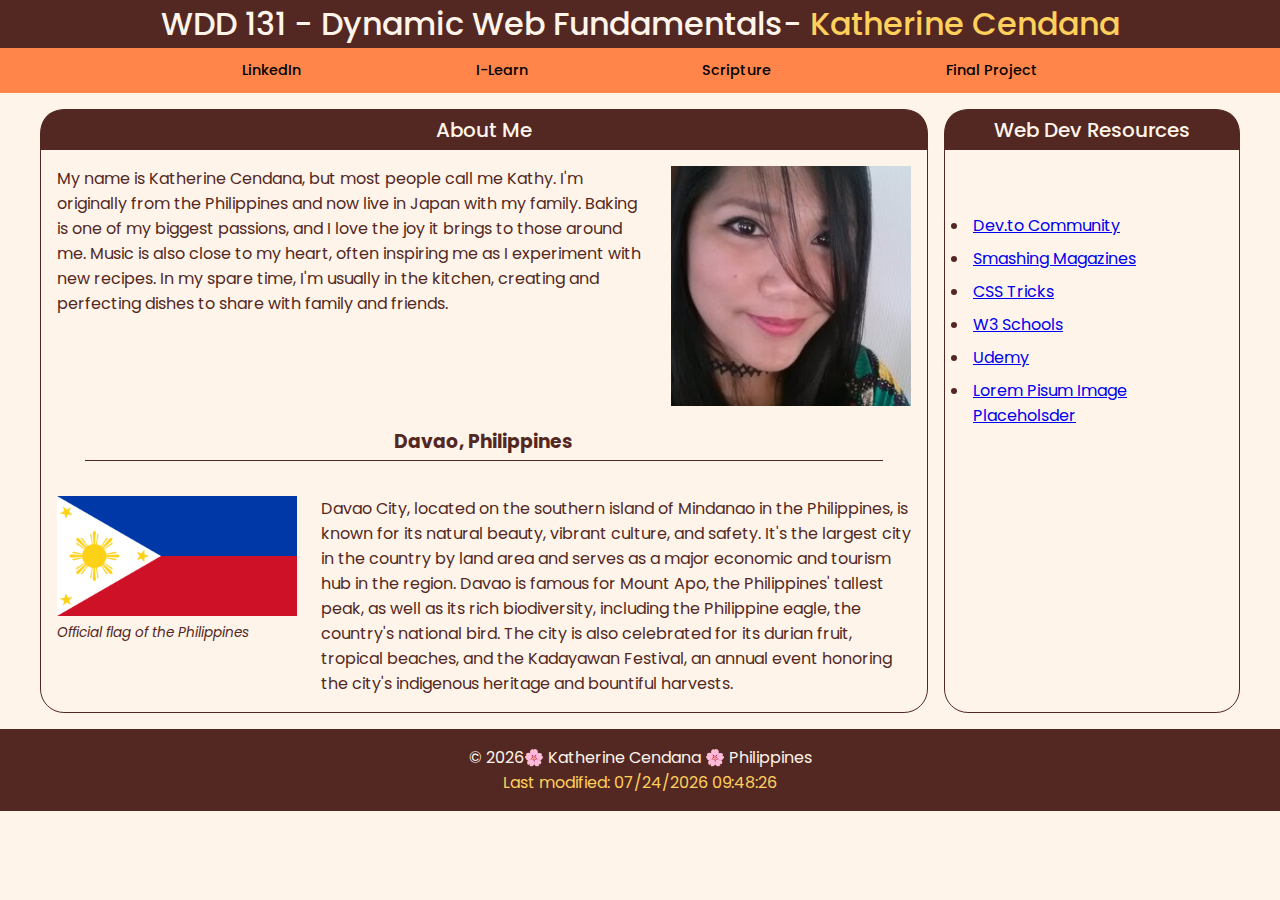
<file: index.html>
<!DOCTYPE html>
<html lang="en">
<head>
    <meta charset="UTF-8">
    <meta name="viewport" content="width=device-width, initial-scale=1.0">
    <meta name="author" content="Katherine Cendana" />
    <meta name="description" content="Explore WDD 131 - Dynamic Web Fundamentals with Katherine Cendana, covering essential skills in HTML, CSS, JavaScript, and responsive design for creating dynamic, user-friendly websites. Learn about key web development concepts, best practices, and tools for building visually engaging and functional web pages">
    <title>WDD 131 - Dynamic Web Fundamentals - Katherine Cendana</title>
    <link rel="preconnect" href="https://fonts.googleapis.com">
    <link rel="preconnect" href="https://fonts.gstatic.com" crossorigin>
    <link href="https://fonts.googleapis.com/css2?family=Poppins:ital,wght@0,100;0,200;0,300;0,400;0,500;0,600;0,700;0,800;0,900;1,100;1,200;1,300;1,400;1,500;1,600;1,700;1,800;1,900&display=swap" rel="stylesheet">
    <link rel="stylesheet" href="styles/base.css">      
    <script  defer src="scripts/getdates.js"></script>
</head>
<body>
    <header><h1>WDD 131 - Dynamic Web Fundamentals- <span class="name">Katherine Cendana</span></h1>
        <nav>
            <ul class="navi">
                <li><a href="#">LinkedIn</a></li>
                <li><a href="https://byui.instructure.com/.">I-Learn</a></li>
                <li><a href="https://www.churchofjesuschrist.org/study/scriptures/bofm/3-ne/13?lang=eng&id=p28#p38">Scripture</a></li>
                <li><a href="#">Final Project</a></li>
            </ul>
        </nav>
    </header>
    <main>
        <section class="card"><h2>About Me</h2>
            <div class="aboutMeInfo">
                <p>My name is Katherine Cendana, but most people call me Kathy. I'm originally from the Philippines and now live in Japan with my family. Baking is one of my biggest passions, and I love the joy it brings to those around me. Music is also close to my heart, often inspiring me as I experiment with new recipes. In my spare time, I'm usually in the kitchen, creating and perfecting dishes to share with family and friends.
                </p>
                <img src="images/rsz_kcpic.jpg" alt="profile photo">
            </div>
            <div class="country">
                <h3>Davao, Philippines</h3>
                <div class="flag">
                    <figure>
                    <img src="images/Flag_of_the_Philippines.webp" alt="Flag of the Philippines">
                    <figcaption>Official flag of the Philippines</figcaption>
                    </figure>
                    <p>Davao City, located on the southern island of Mindanao in the Philippines, is known for its natural beauty, vibrant culture, and safety. It's the largest city in the country by land area and serves as a major economic and tourism hub in the region. Davao is famous for Mount Apo, the Philippines' tallest peak, as well as its rich biodiversity, including the Philippine eagle, the country's national bird. The city is also celebrated for its durian fruit, tropical beaches, and the Kadayawan Festival, an annual event honoring the city's indigenous heritage and bountiful harvests.
                    </p>
                </div>
            </div>
        </section>
        <section class="card"><h2>Web Dev Resources</h2>
            <ul>
                <li><a href="#">Dev.to Community</a></li>
                <li><a href="#">Smashing Magazines</a></li>
                <li><a href="#">CSS Tricks</a></li>
                <li><a href="#">W3 Schools</a></li>
                <li><a href="#">Udemy</a></li>
                <li><a href="#">Lorem Pisum Image Placeholsder</a></li>
            </ul>
        </section>
    </main>
    <footer>
        <p>&copy; <span id="year"></span>🌸 Katherine Cendana 🌸 Philippines</p>
        <p class="lastModif">Last modified: <span id="lastModif"></span></p>
    </footer>
</body>
</html>
</file>
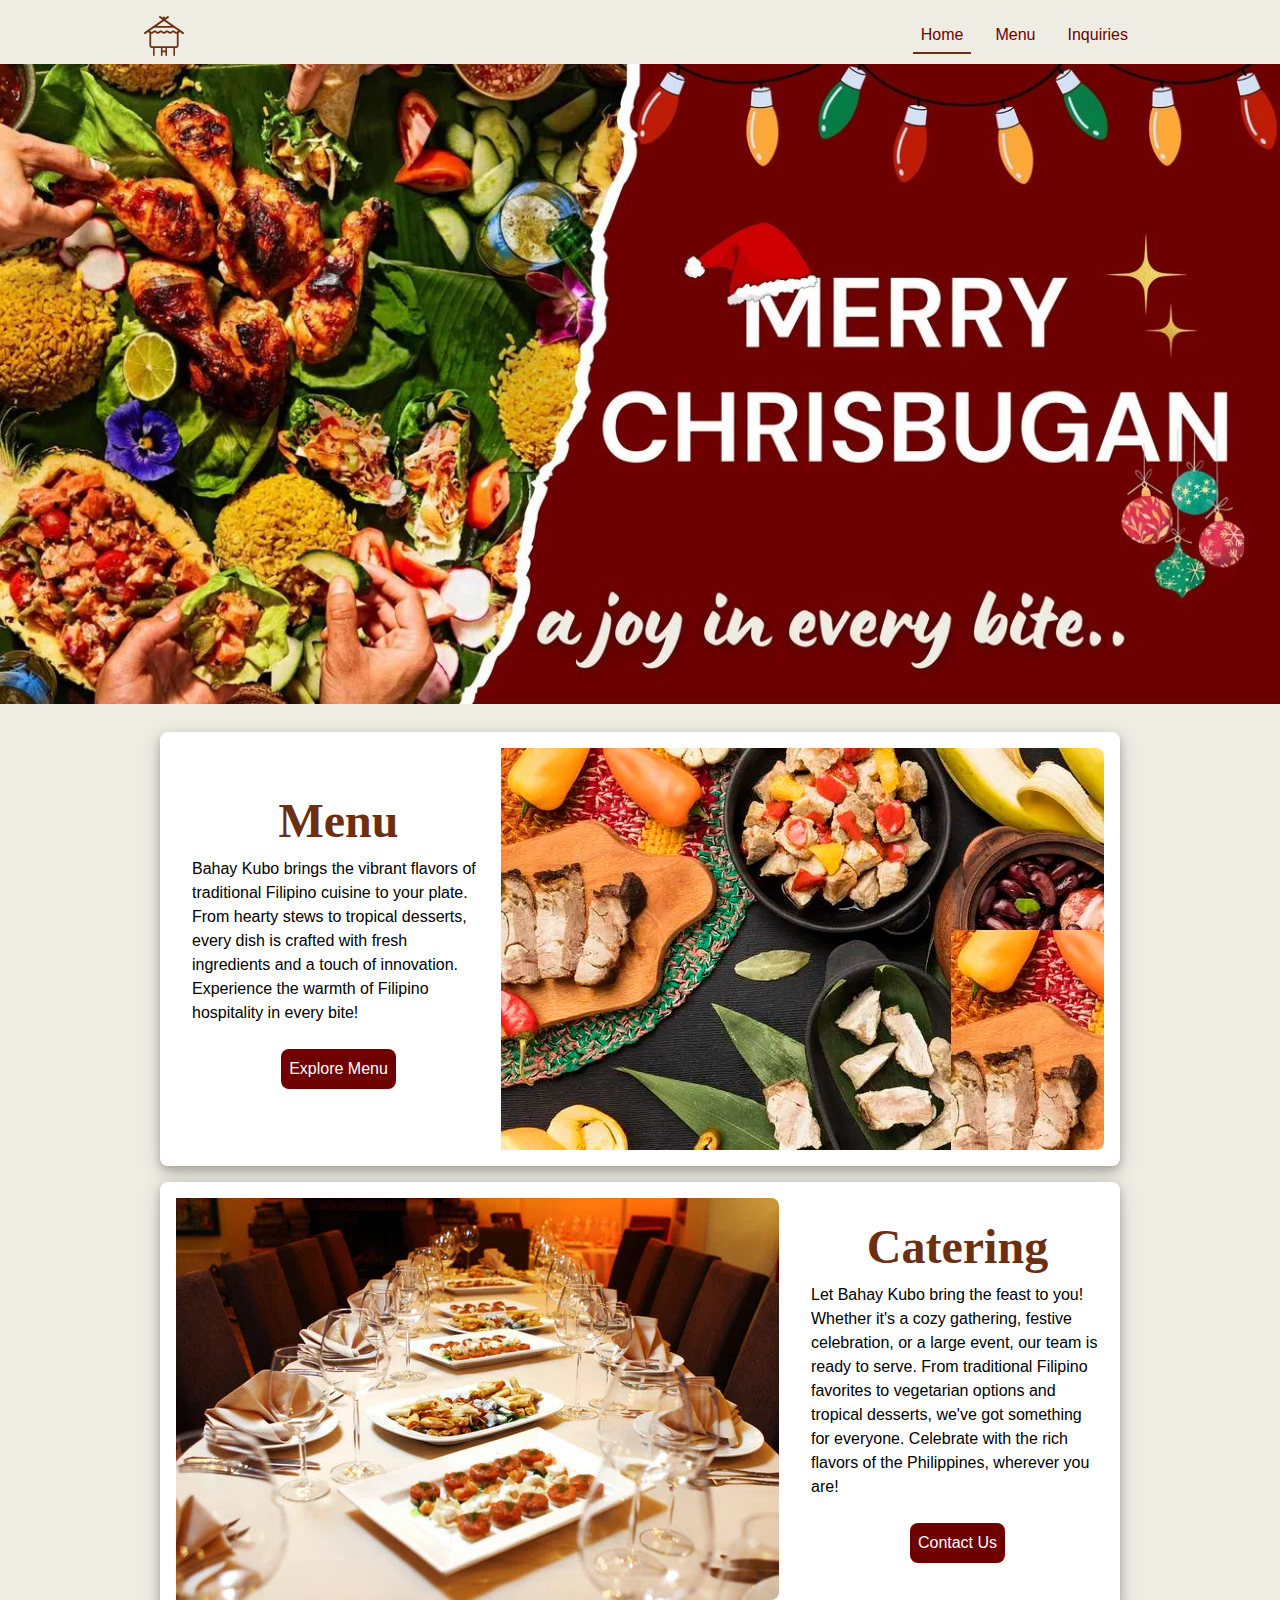
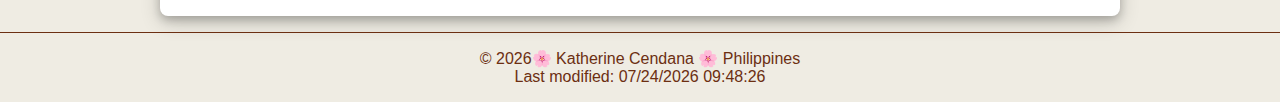
<file: project/index.html>
<!-- Home page -->

<!DOCTYPE html>
<html lang="en">
<head>
    <meta charset="UTF-8">
    <meta name="viewport" content="width=device-width, initial-scale=1.0">
    <meta name="author" content="Katherine Cendana">
    <meta name="description" content="Welcome to our website! Discover a wide range of delicious dishes, exciting offers, and more. Start your journey with us and explore what we have to offer!">
    <title>Bahay Kubo Catering Service</title>
    <link rel="preconnect" href="https://fonts.googleapis.com">
    <link rel="preconnect" href="https://fonts.gstatic.com" crossorigin>
    <link href="https://fonts.googleapis.com/css2?family=Poppins:ital,wght@0,100;0,200;0,300;0,400;0,500;0,600;0,700;0,800;0,900;1,100;1,200;1,300;1,400;1,500;1,600;1,700;1,800;1,900&display=swap" rel="stylesheet">
    <link rel="stylesheet" href="styles/base.css">
    <link rel="stylesheet" href="styles/large.css">    
    <script  defer src="scripts/index.js"></script>
</head>
<body>
    <header>
        <nav>
            <img src="images/bahay_kuboLogo.svg" alt="" class="logo">
            <a href="#"  class="nav-button" id="nav-button">
                <span class="ham"></span>
                <span class="ham"></span>
                <span class="ham"></span>   
            </a>
            <ul class="navi">
                <li class="navMenu"><a id="home" class="active" href="index.html">Home</a></li>
                <li class="navMenu"><a id="old" href="menu.html">Menu</a></li>
                <li class="navMenu"><a id="large" href="inquiry.html">Inquiries</a></li>
            </ul>
        </nav>
    </header>
    <main>
        <div class="hero">
            <picture>
                <source media="(min-width:650px)" srcset="images/hero_large.webp">
                <source media="(min-width:465px)" srcset="images/hero_small.webp">
                <img src="images/hero_large.webp" alt="hero image">
          </picture>
        </div>
        <section class="bk-section">
            <img src="images/menu.webp" alt="bahay-kubo menu" loading="lazy">
            <div class="info">
                <h1 class="section-title"> Menu</h1>
                <p>
                    Bahay Kubo brings the vibrant flavors of traditional Filipino cuisine to your plate. From hearty stews to tropical desserts, every dish is crafted with fresh ingredients and a touch of innovation. Experience the warmth of Filipino hospitality in every bite!
                </p>
                <a href="menu.html" class="button">
                    Explore Menu
                </a>
            </div>
        </section>
        <section class="bk-section">
            <img src="images/catering.webp" alt="bahay-kubo catering" loading="lazy">
            <div class="info">
                <h2 class="section-title">Catering</h2>
                <p>
                    Let Bahay Kubo bring the feast to you! Whether it's a cozy gathering, festive celebration, or a large event, our team is ready to serve. From traditional Filipino favorites to vegetarian options and tropical desserts, we've got something for everyone. Celebrate with the rich flavors of the Philippines, wherever you are!
                </p>
                <a href="inquiry.html" class="button">
                    Contact Us
                </a>
            </div>
        </section>
    </main>
    <footer>
        <p>&copy; <span id="year"></span>🌸 Katherine Cendana 🌸 Philippines</p>
        <p class="lastModif">Last modified: <span id="lastModif"></span></p>
    </footer>
</body>
</html>
</file>
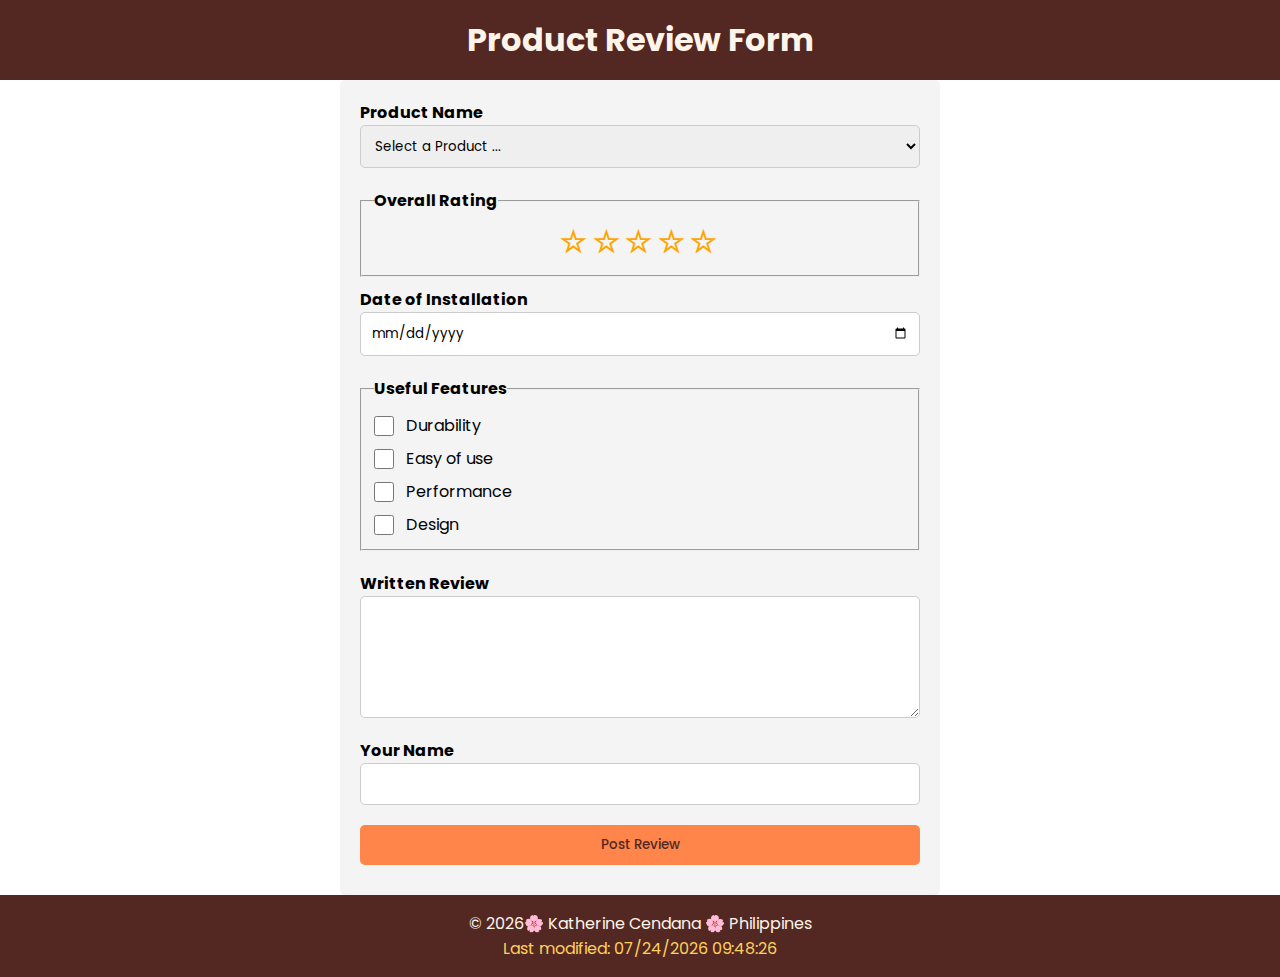
<file: form.html>
<!DOCTYPE html>
<html lang="en">
<head>
    <meta charset="UTF-8">
    <meta name="viewport" content="width=device-width, initial-scale=1.0">
    <meta name="author" content="Katherine Cendana" />
    <meta name="description" content="Explore the Product Review with Katherine Cendana, covering essential skills in HTML, CSS, JavaScript, and responsive design for creating dynamic, user-friendly websites. Learn about key web development concepts, best practices, and tools for building visually engaging and functional web pages">
    <title>WDD 131 - Product Review</title>
    <link rel="preconnect" href="https://fonts.googleapis.com">
    <link rel="preconnect" href="https://fonts.gstatic.com" crossorigin>
    <link href="https://fonts.googleapis.com/css2?family=Poppins:wght@400;500;700&display=swap" rel="stylesheet">
    <link rel="stylesheet" href="styles/form.css">  
    <script  defer src="scripts/form.js"></script>
</head>
<body>
    <header>
        <h1>Product Review Form</h1>
    </header>
    <main>
        <form action="review.html" method="get">
            <!-- Product Name -->
             <div class="container">
                <label for="product-name">Product Name</label>
                <select id="product-name" name="product-name" required>
                    <option value="" disabled selected>Select a Product ...</option>
                    <!-- Options populated dynamically -->
                </select>
             </div>

            <!-- Overall Rating -->
            <fieldset>
                <legend>Overall Rating</legend>
                <div class="star-rating">
                    <input type="radio" name="stars" id="star-a" value="5"/>
                    <label for="star-a"></label>
              
                    <input type="radio" name="stars" id="star-b" value="4"/>
                    <label for="star-b"></label>
                
                    <input type="radio" name="stars" id="star-c" value="3"/>
                    <label for="star-c"></label>
                
                    <input type="radio" name="stars" id="star-d" value="2"/>
                    <label for="star-d"></label>
                
                    <input type="radio" name="stars" id="star-e" value="1"/>
                    <label for="star-e"></label>
              </div>              
            </fieldset>

            <!-- Date of Installation -->
            <div class="container">
                <label for="installation-date">Date of Installation</label>
                <input type="date" id="installation-date" name="installation-date" required>
            </div>
            <!-- Useful Features -->
            <fieldset class="feature">
                <legend>Useful Features</legend>
                <div class="checkbox-container">
                    <input type="checkbox" id="feature-1" name="features" value="Durability">
                    <label class="feature-checkbox" for="feature-1">Durability</label>
                </div>
                <div class="checkbox-container">
                    <input type="checkbox" id="feature-2" name="features" value="Easy of use">
                    <label class="feature-checkbox" for="feature-2">Easy of use</label> 
                </div>
                <div class="checkbox-container">
                    <input type="checkbox" id="feature-3" name="features" value="Performance">
                    <label class="feature-checkbox" for="feature-3">Performance</label>
                </div>
                <div class="checkbox-container">
                    <input type="checkbox" id="feature-4" name="features" value="Design">
                    <label class="feature-checkbox" for="feature-4">Design</label>
                </div>
            </fieldset>

            <!-- Written Review -->
             <div class="container"></div>
             <div class="container">
                <label for="written-review">Written Review</label>
                <textarea id="written-review" name="written-review" rows="5"></textarea>   
             </div>
            
             <div class="container">
                 <!-- User Name -->
                <label for="user-name">Your Name</label>
                <input type="text" id="user-name" name="user-name">
             </div>
           
            <!-- Submit Button -->
            <input type="submit" value="Post Review">
        </form>
    </main>
    <footer>
        <p>&copy; <span id="year"></span>🌸 Katherine Cendana 🌸 Philippines</p>
        <p class="lastModif">Last modified: <span id="lastModif"></span></p>
    </footer>
</body>
</html>
</file>
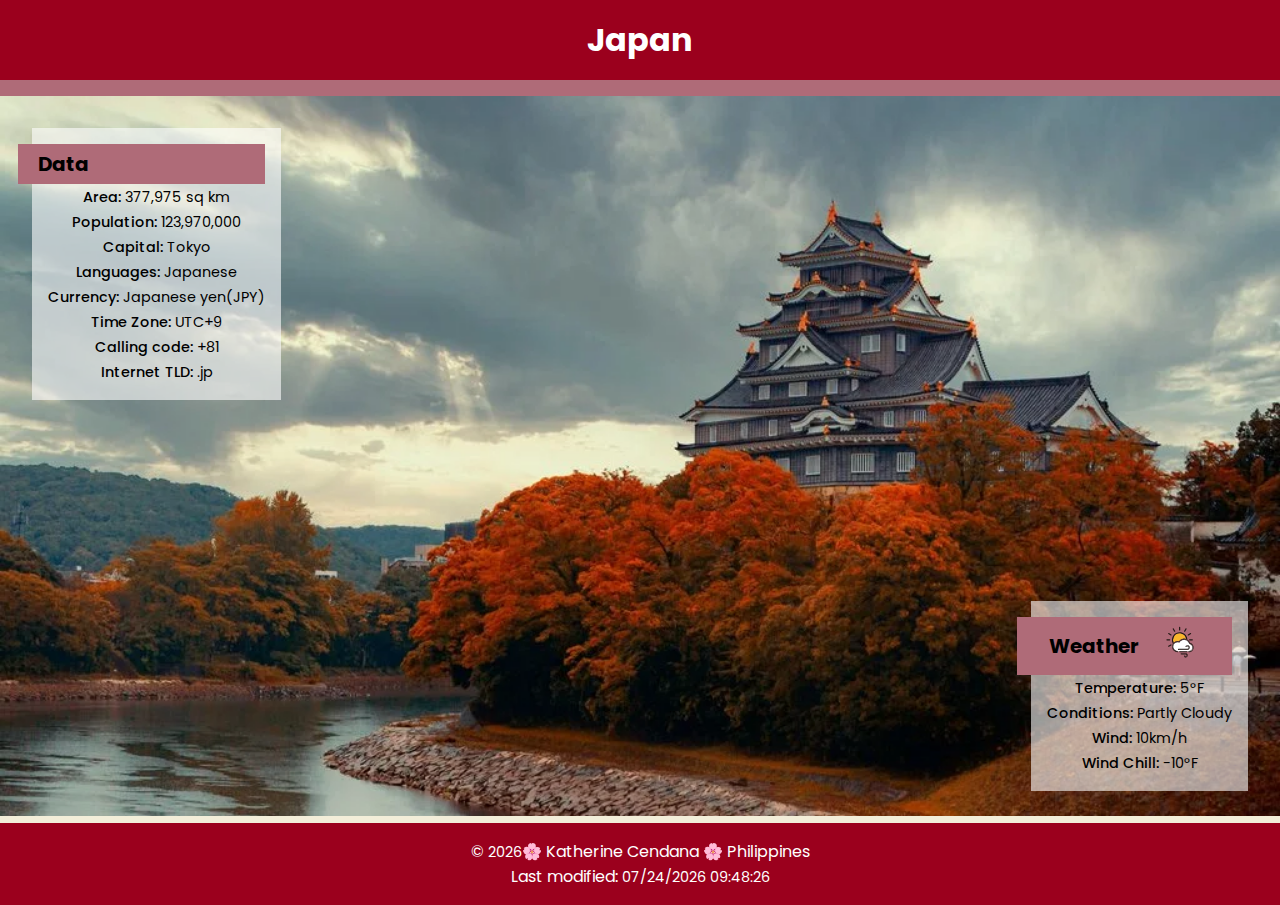
<file: place.html>
<!DOCTYPE html>
<html lang="en">
<head>
    <meta charset="UTF-8">
    <meta name="viewport" content="width=device-width, initial-scale=1.0">
    <meta name="author" content="Katherine Cendana" />
    <meta name="description" content="Explore Japan with Katherine Cendana, covering essential skills in HTML, CSS, JavaScript, and responsive design for creating dynamic, user-friendly websites. Learn about key web development concepts, best practices, and tools for building visually engaging and functional web pages">
    <title>WDD 131 - Japan</title>
    <link rel="preconnect" href="https://fonts.googleapis.com">
    <link rel="preconnect" href="https://fonts.gstatic.com" crossorigin>
    <link href="https://fonts.googleapis.com/css2?family=Poppins:ital,wght@0,100;0,200;0,300;0,400;0,500;0,600;0,700;0,800;0,900;1,100;1,200;1,300;1,400;1,500;1,600;1,700;1,800;1,900&display=swap" rel="stylesheet">
    <link rel="stylesheet" href="styles/place.css">   
    <script  defer src="scripts/place.js"></script>
</head>
<body>
    <header>
        <h1 class="header_title">Japan</h1>  
    </header>
    <main>
        <section class="hero">
            <picture>
                <source media="(min-width:650px)" srcset="images/castle_in_autumn_large.webp">
                <source media="(min-width:465px)" srcset="images/castle_in_autumn_small.webp">
                <img src="images/castle_in_autumn_large.webp" alt="castle in autumn">
          </picture>
          <div class="data_container data_details">
            <h2 class="data_heading">Data</h2>
            <div class="label_con">
                <span class="label">Area:</span>
                <span class="data">	377,975 sq km</span> 
            </div>
            <div class="label_con">
                <span class="label">Population:</span>
                <span class="data">123,970,000</span>
            </div>
            <div class="label_con">
                <span class="label">Capital:</span>
                <span class="data">Tokyo</span>
            </div>
            <div class="label_con">
                <span class="label">Languages:</span>
                <span class="data">Japanese</span>
            </div>
            <div class="label_con">
                <span class="label">Currency:</span>
                <span class="data">Japanese yen(JPY)</span>
            </div>
            <div class="label_con">
                <span class="label">Time Zone:</span>
                <span class="data">UTC+9</span>
            </div>
            <div class="label_con">
                <span class="label">Calling code:</span>
                <span class="data">+81</span>
            </div>
            <div class="label_con">
                <span class="label">Internet TLD:</span>
                <span class="data">.jp</span>
            </div>
          </div>
          <div class="data_container weather_con">
            <div class="heading_con">
                <h3 class="data_heading weather_heading">Weather</h3>
                <img src="images/sunny_cloudy.svg" alt="sunny cloudy">
            </div>
            <div class="label_con">
                <span class="label">Temperature:</span>
                <span class="temp">57°F</span> 
            </div>
            <div class="label_con">
                <span class="label">Conditions:</span>
                <span class="data">Partly Cloudy</span>
            </div>
            <div class="label_con">
                <span class="label">Wind:</span>
                <span class="windSpeed">5 km/hr</span>
            </div>
            <div class="label_con">
                <span class="label">Wind Chill:</span>
                <span class="windChill">9.8°F</span>
            </div>
          </div>
        </section>
    </main>
    <footer>
        <p>&copy; <span id="year"></span>🌸 Katherine Cendana 🌸 Philippines</p>
        <p class="lastModif">Last modified: <span id="lastModif"></span></p>
    </footer>
</body>
</html>
</file>
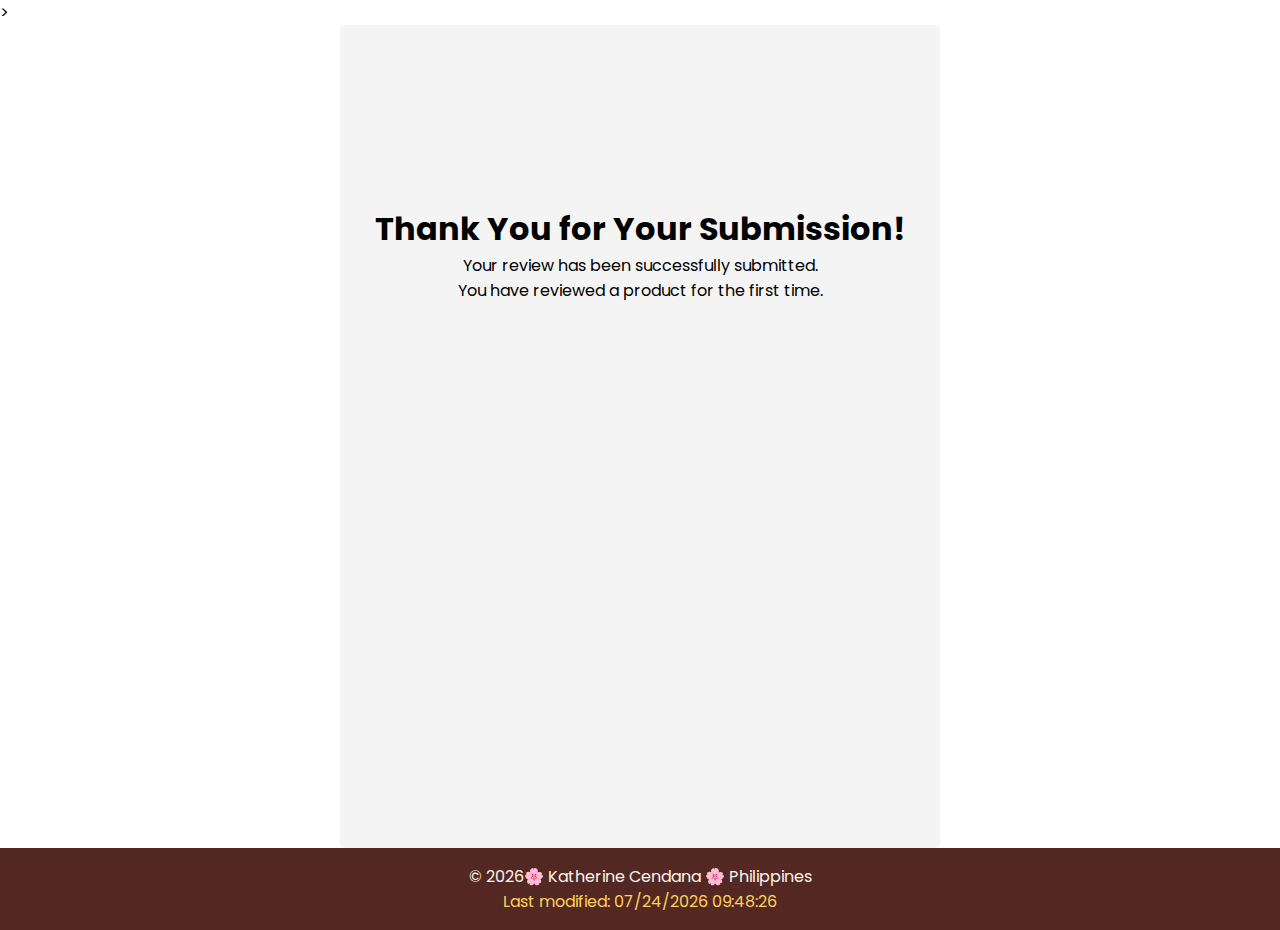
<file: review.html>
<!DOCTYPE html>
<html lang="en">
<head>
    <meta charset="UTF-8">
    <meta name="viewport" content="width=device-width, initial-scale=1.0">
    <meta name="author" content="Katherine Cendana" />
    <meta name="description" content="Explore the Product Review  with Katherine Cendana, covering essential skills in HTML, CSS, JavaScript, and responsive design for creating dynamic, user-friendly websites. Learn about key web development concepts, best practices, and tools for building visually engaging and functional web pages">
    <title>WDD 131 -Product Review</title>
    <link rel="preconnect" href="https://fonts.googleapis.com">
    <link rel="preconnect" href="https://fonts.gstatic.com" crossorigin>
    <link href="https://fonts.googleapis.com/css2?family=Poppins:ital,wght@0,100;0,200;0,300;0,400;0,500;0,600;0,700;0,800;0,900;1,100;1,200;1,300;1,400;1,500;1,600;1,700;1,800;1,900&display=swap" rel="stylesheet">>
    <link rel="stylesheet" href="styles/form.css">  
    <script  defer src="scripts/form.js"></script>
</head>
<body>
   <main>
    <div class="review-con">
     <h1>Thank You for Your Submission!</h1>
    <p>Your review has been successfully submitted.</p>
    <p class="count"></p>   
    </div>
    
   </main>
    <footer>
        <p>&copy; <span id="year"></span>🌸 Katherine Cendana 🌸 Philippines</p>
        <p class="lastModif">Last modified: <span id="lastModif"></span></p>
    </footer>
</body>
</html>
</file>
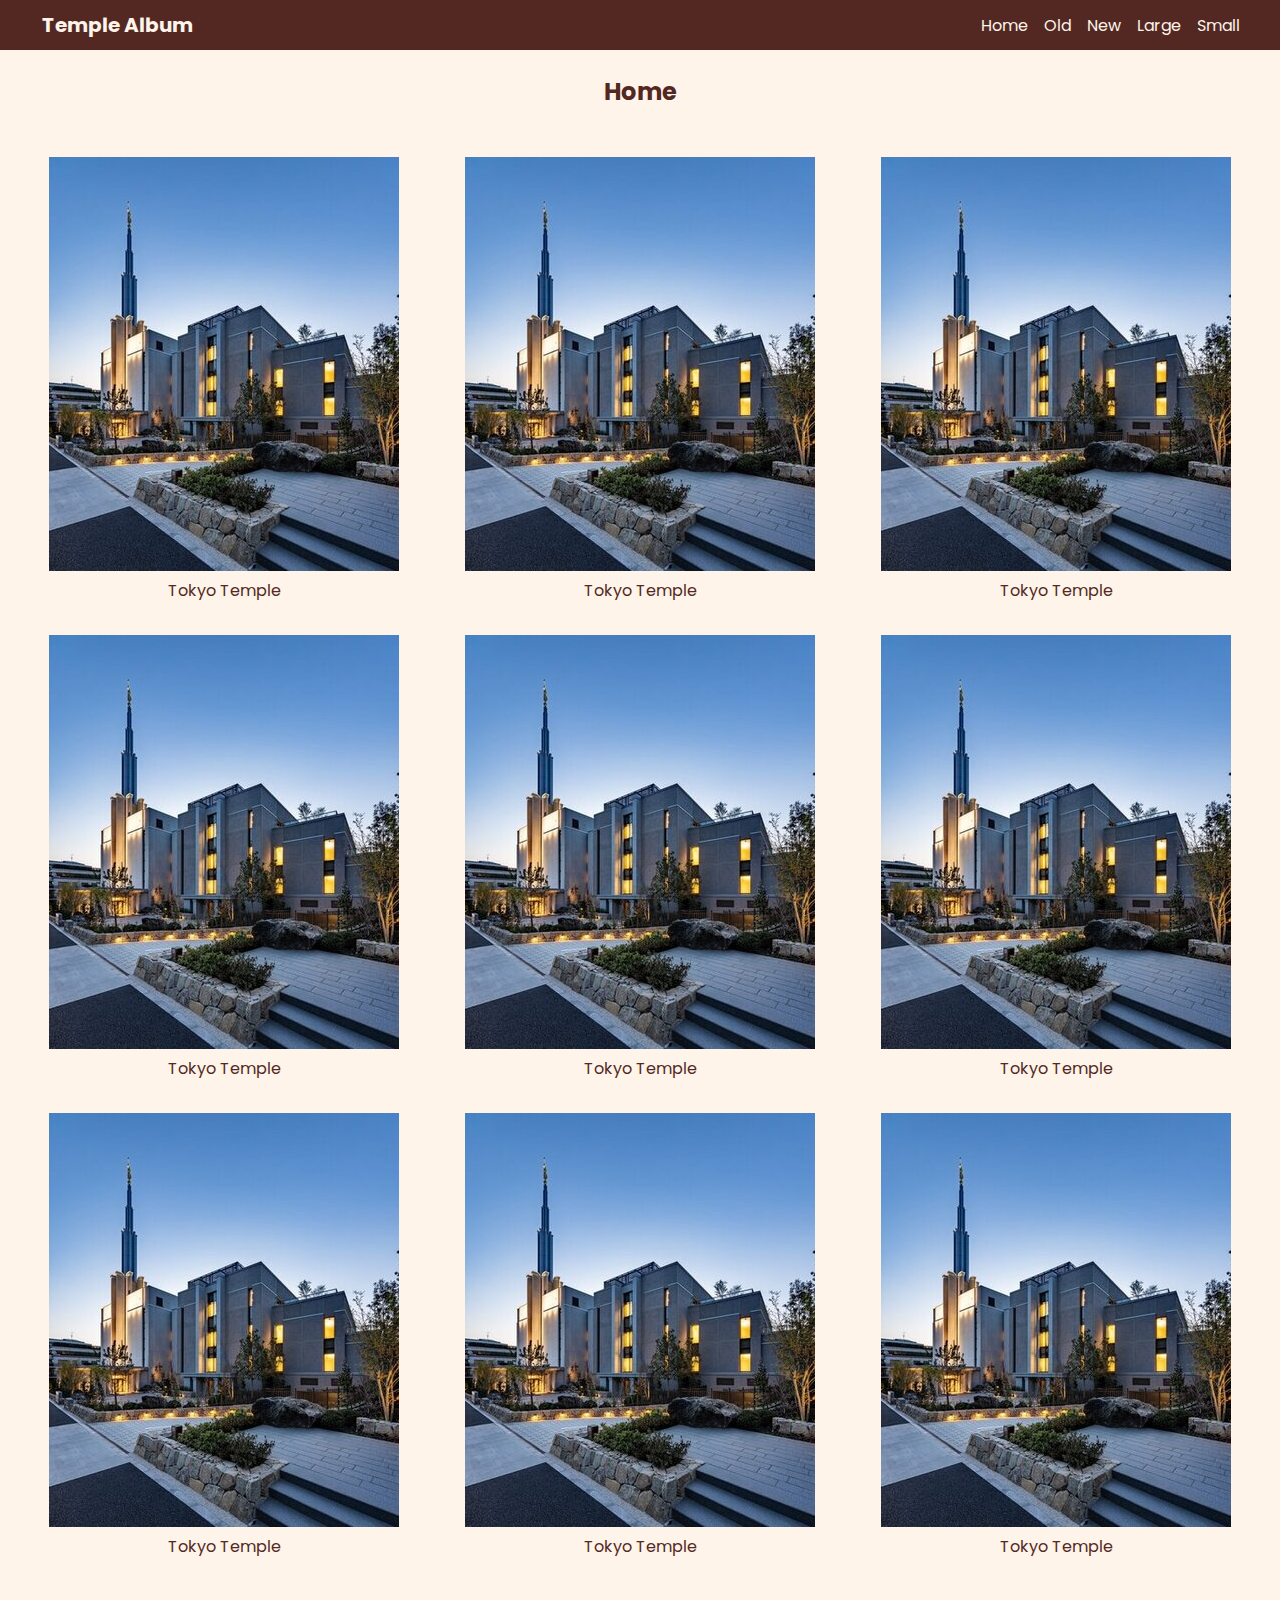
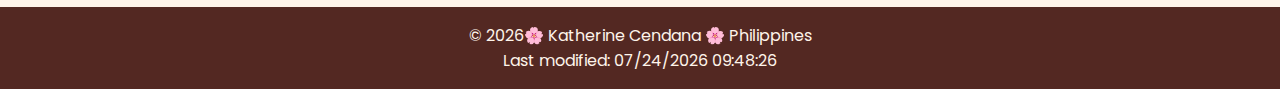
<file: temples.html>
<!DOCTYPE html>
<html lang="en">
<head>
    <meta charset="UTF-8">
    <meta name="viewport" content="width=device-width, initial-scale=1.0">
    <meta name="author" content="Katherine Cendana" />
    <meta name="description" content="Explore the Temple Album with Katherine Cendana, covering essential skills in HTML, CSS, JavaScript, and responsive design for creating dynamic, user-friendly websites. Learn about key web development concepts, best practices, and tools for building visually engaging and functional web pages">
    <title>WDD 131 - Temple Album</title>
    <link rel="preconnect" href="https://fonts.googleapis.com">
    <link rel="preconnect" href="https://fonts.gstatic.com" crossorigin>
    <link href="https://fonts.googleapis.com/css2?family=Poppins:ital,wght@0,100;0,200;0,300;0,400;0,500;0,600;0,700;0,800;0,900;1,100;1,200;1,300;1,400;1,500;1,600;1,700;1,800;1,900&display=swap" rel="stylesheet">
    <link rel="stylesheet" href="styles/temples.css">  
    <link rel="stylesheet" href="styles/temples-large.css">    
    <script  defer src="scripts/temples.js"></script>
</head>
<body>
    <header>
        <h1 class="logo">Temple Album</h1>
        <a href="#"  class="nav-button" id="nav-button">
            <span class="ham"></span>
            <span class="ham"></span>
            <span class="ham"></span>   
        </a>
        <nav>
            <ul class="navi">
                <li class="navMenu"><a href="#">Home</a></li>
                <li class="navMenu"><a href="#">Old</a></li>
                <li class="navMenu"><a href="#">New</a></li>
                <li class="navMenu"><a href="#">Large</a></li>
                <li class="navMenu"><a href="#">Small</a></li>
            </ul>
        </nav>
    </header>
    <main>
            <h2 class="title">Home</h2>
            <div class="cards-container">
                <figure class="card">
                    <img src="images/rsz_tokyo-japan-temple.jpg" alt="Tokyo temple">
                    <figcaption>Tokyo Temple</figcaption>
                </figure>
                <figure class="card">
                    <img src="images/rsz_tokyo-japan-temple.jpg" alt="Tokyo temple">
                    <figcaption>Tokyo Temple</figcaption>
                </figure>
                <figure class="card">
                    <img src="images/rsz_tokyo-japan-temple.jpg" alt="Tokyo temple">
                    <figcaption>Tokyo Temple</figcaption>
                </figure>
                <figure class="card">
                    <img src="images/rsz_tokyo-japan-temple.jpg" alt="Tokyo temple">
                    <figcaption>Tokyo Temple</figcaption>
                </figure>
                <figure class="card">
                    <img src="images/rsz_tokyo-japan-temple.jpg" alt="Tokyo temple">
                    <figcaption>Tokyo Temple</figcaption>
                </figure>
                <figure class="card">
                    <img src="images/rsz_tokyo-japan-temple.jpg" alt="Tokyo temple">
                    <figcaption>Tokyo Temple</figcaption>
                </figure>
                <figure class="card">
                    <img src="images/rsz_tokyo-japan-temple.jpg" alt="Tokyo temple">
                    <figcaption>Tokyo Temple</figcaption>
                </figure>
                <figure class="card">
                    <img src="images/rsz_tokyo-japan-temple.jpg" alt="Tokyo temple">
                    <figcaption>Tokyo Temple</figcaption>
                </figure>
                <figure class="card">
                    <img src="images/rsz_tokyo-japan-temple.jpg" alt="Tokyo temple">
                    <figcaption>Tokyo Temple</figcaption>
                </figure> 
            </div>
    </main>
    <footer>
        <p>&copy; <span id="year"></span>🌸 Katherine Cendana 🌸 Philippines</p>
        <p class="lastModif">Last modified: <span id="lastModif"></span></p>
    </footer>
</body>
</html>
</file>
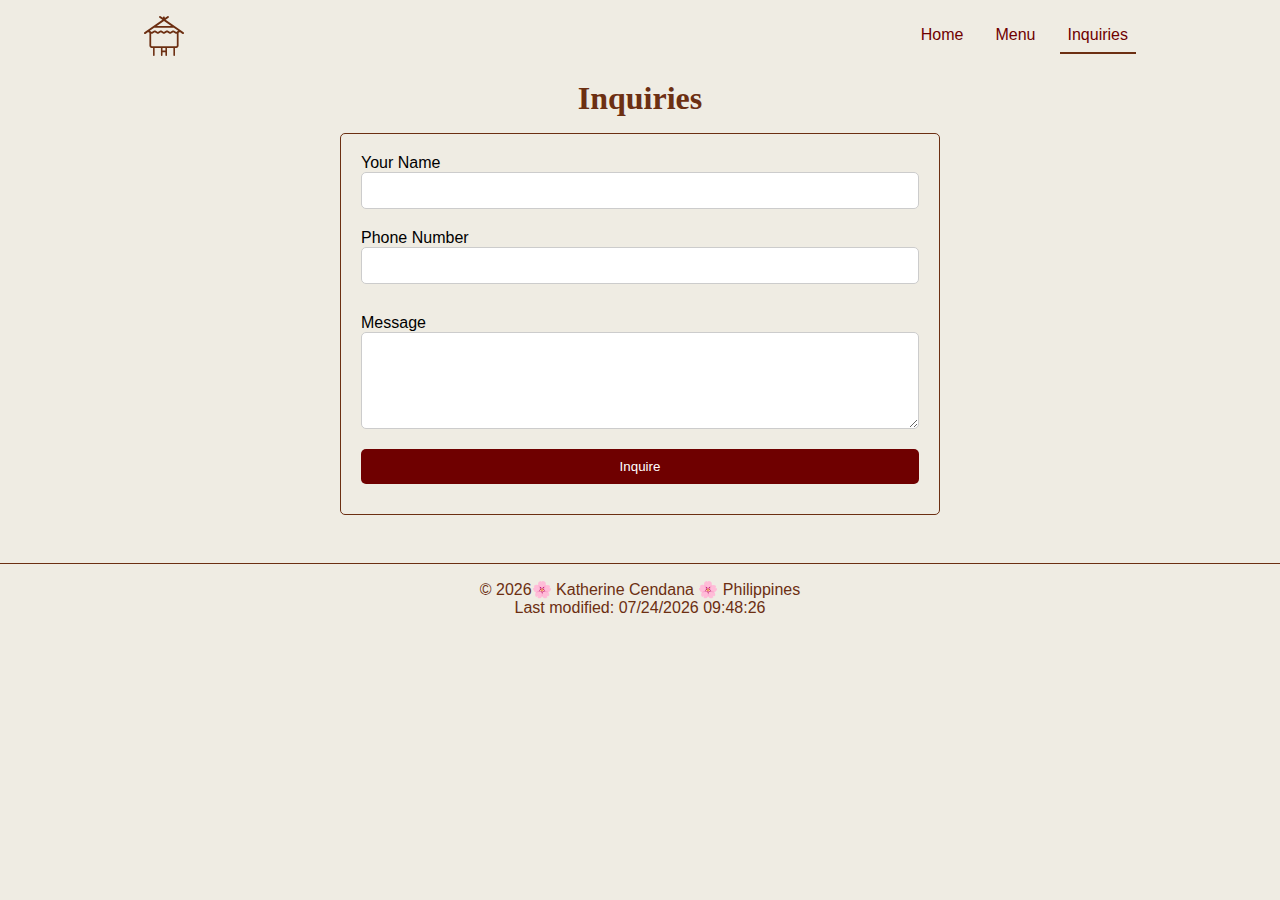
<file: project/inquiry.html>
<!DOCTYPE html>
<html lang="en">
<head>
    <meta charset="UTF-8">
    <meta name="viewport" content="width=device-width, initial-scale=1.0">
    <meta name="author" content="Katherine Cendana">
    <meta name="description" content="Contact us for all your Bahay Kubo inquiries. Learn about traditional Filipino house designs, materials, customization options, pricing, and more. Let us help you build your dream Bahay Kubo today!">

    <title>Bahay-kubo Inquiries</title>
    <link href="https://fonts.googleapis.com/css2?family=Poppins:ital,wght@0,100;0,200;0,300;0,400;0,500;0,600;0,700;0,800;0,900;1,100;1,200;1,300;1,400;1,500;1,600;1,700;1,800;1,900&display=swap" rel="stylesheet">
    <link rel="stylesheet" href="styles/base.css">
    <link rel="stylesheet" href="styles/large.css">    
    <script  defer src="scripts/index.js"></script>
<body>
    <header>
        <nav>
            <img src="images/bahay_kuboLogo.svg" alt="" class="logo">
            <a href="#"  class="nav-button" id="nav-button">
                <span class="ham"></span>
                <span class="ham"></span>
                <span class="ham"></span>   
            </a>
            <ul class="navi">
                <li class="navMenu"><a href="index.html">Home</a></li>
                <li class="navMenu"><a href="menu.html">Menu</a></li>
                <li class="navMenu"><a class="active" href="inquiry.html">Inquiries</a></li>
            </ul>
        </nav>
    </header>
    <main class="form_main">
        <h1 class="form-head">Inquiries</h1>
        <form action="thank_you.html" method="get">
            <div class="container">
                  <!-- User Name -->
                 <label for="user-name">Your Name</label>
                 <input type="text" id="user-name" name="user-name">
              </div>
            <div class="container">
                  <!-- contact number -->
                 <label for="contact_number">Phone Number</label>
                 <input type="text" id="contact_number" name="user-name">
              </div>
 
             <!-- Written Review -->
              <div class="container"></div>
              <div class="container">
                 <label for="message">Message</label>
                 <textarea id="message" name="message" rows="5"></textarea>   
              </div>
             
              
             <!-- Submit Button -->
             <input type="submit" value="Inquire">
         </form>
    </main>
    <footer>
        <p>&copy; <span id="year"></span>🌸 Katherine Cendana 🌸 Philippines</p>
        <p class="lastModif">Last modified: <span id="lastModif"></span></p>
    </footer>
</body>
</html>
</file>
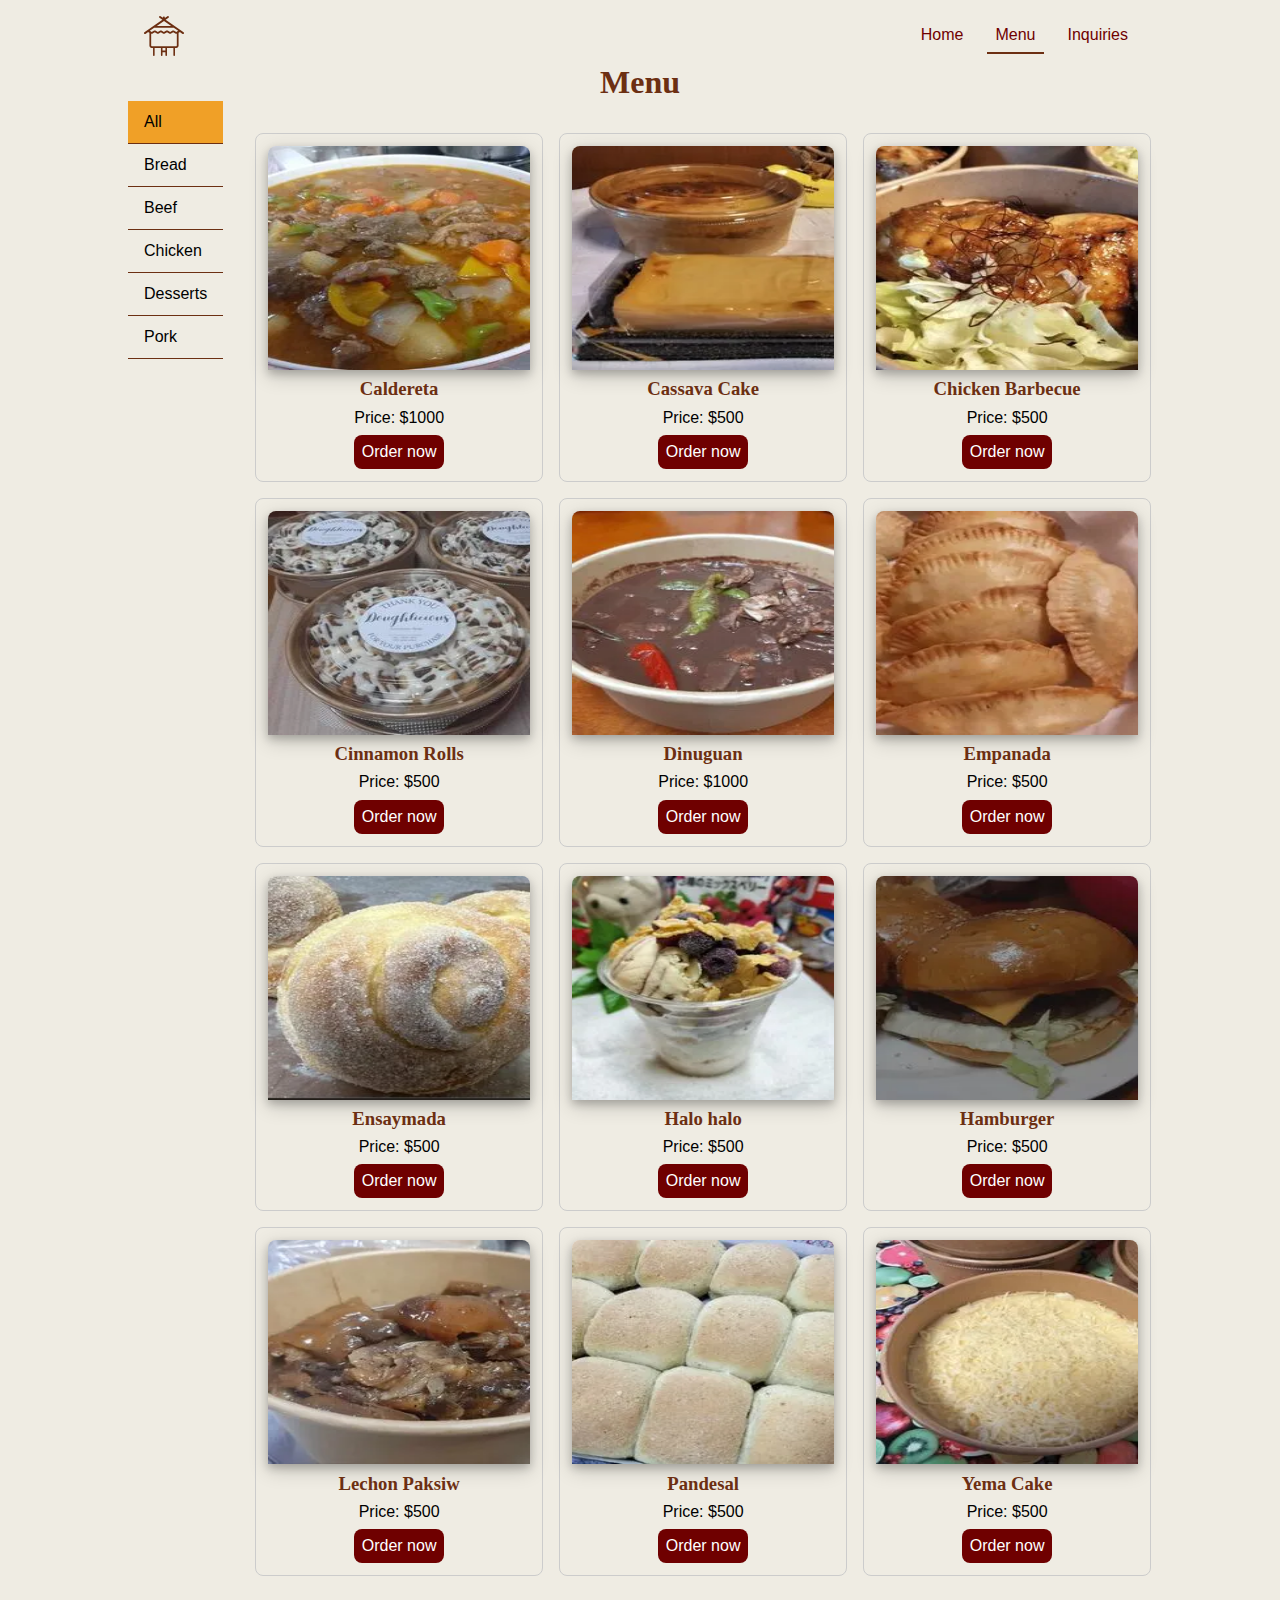
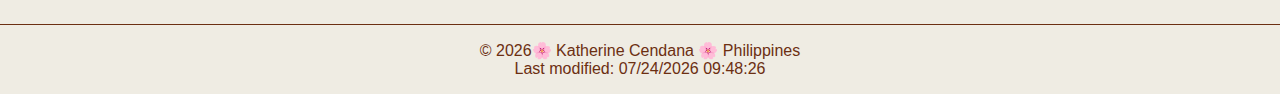
<file: project/menu.html>
<!-- menu page, menu are dynamically generated by JS -->
<!DOCTYPE html>
<html lang="en">
<head>
    <meta charset="UTF-8">
    <meta name="viewport" content="width=device-width, initial-scale=1.0">
    <meta name="author" content="Katherine Cendana">
    <meta name="description" content="Explore our mouthwatering menu featuring a variety of dishes including beef, chicken, pork, desserts, and bread. Discover your favorites and order now!">

    <title>bahay-kubo Menu</title>
    <link rel="preconnect" href="https://fonts.googleapis.com">
    <link rel="preconnect" href="https://fonts.gstatic.com" crossorigin>
    <link href="https://fonts.googleapis.com/css2?family=Poppins:ital,wght@0,100;0,200;0,300;0,400;0,500;0,600;0,700;0,800;0,900;1,100;1,200;1,300;1,400;1,500;1,600;1,700;1,800;1,900&display=swap" rel="stylesheet">
    <link rel="stylesheet" href="styles/base.css">  
    <link rel="stylesheet" href="styles/large.css">    
    <script  defer src="scripts/index.js"></script>
</head>
<body>
    <header>
        <nav>
            <img src="images/bahay_kuboLogo.svg" alt="" class="logo">
            <a href="#"  class="nav-button" id="nav-button">
                <span class="ham"></span>
                <span class="ham"></span>
                <span class="ham"></span>   
            </a>
            <ul class="navi">
                <li class="navMenu"><a href="index.html">Home</a></li>
                <li class="navMenu"><a class="active" href="menu.html">Menu</a></li>
                <li class="navMenu"><a href="inquiry.html">Inquiries</a></li>
            </ul>
        </nav>
    </header>
    <main>
        <h1 class="head">Menu</h1>
        <div class="menu-container">
            <ul class="menu_lists">
                <li class="all active_list">All</li>
                <li class="bread"><a>Bread</a></li>
                <li class="beef">Beef</li>
                <li class="chicken">Chicken</li>
                <li class="dessert">Desserts</li>
                <li class="pork">Pork</li>
                
            </ul>
            <div class="cards-container">
               
            </div>
        </div>
        
            
    </main>
    <footer>
        <p>&copy; <span id="year"></span>🌸 Katherine Cendana 🌸 Philippines</p>
        <p class="lastModif">Last modified: <span id="lastModif"></span></p>
    </footer>
</body>
</html>
</file>
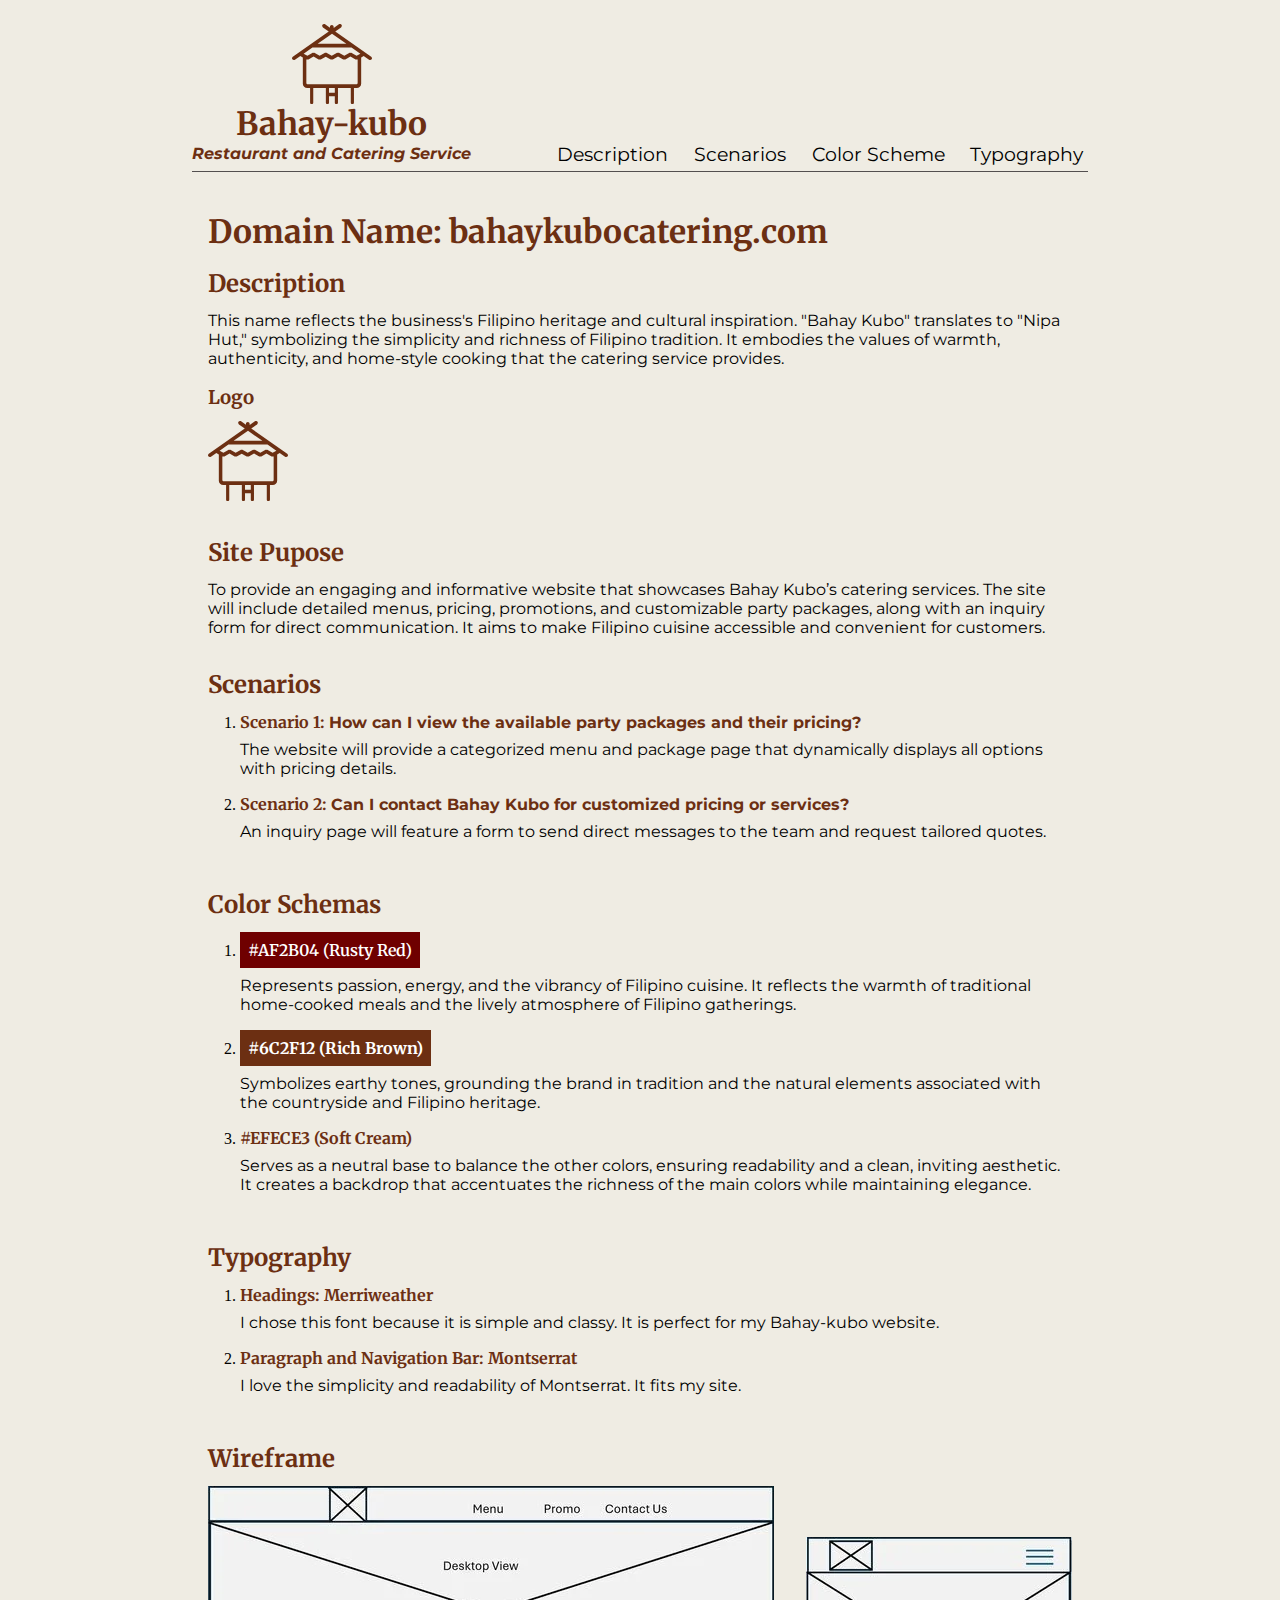
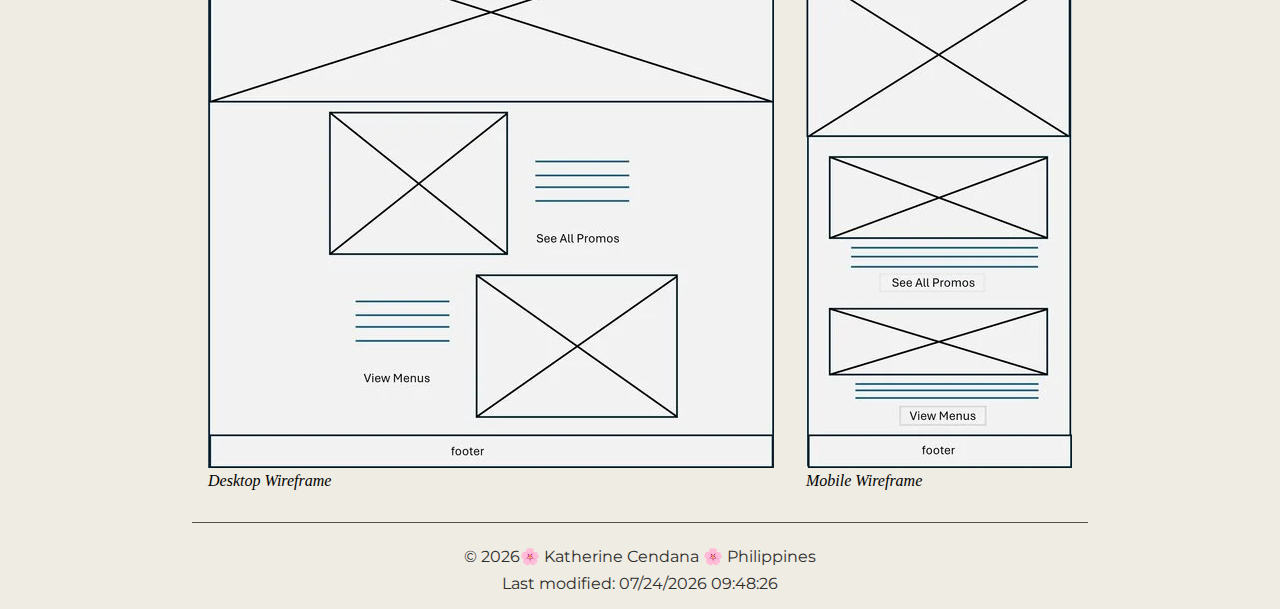
<file: project/siteplan.html>
<!DOCTYPE html>
<html lang="en">
    <head>
        <meta charset="UTF-8">
        <meta name="viewport" content="width=device-width, initial-scale=1.0">
        <meta name="author" content="Katherine Cendana">
        <meta name="description" content="Explore Siteplan with Katherine Cendana, covering essential skills in HTML, CSS, JavaScript, and responsive design for creating dynamic, user-friendly websites. Learn about key web development concepts, best practices, and tools for building visually engaging and functional web pages">
        <title>WDD 131 - Bahay-kubo Siteplan</title>
        <link rel="preconnect" href="https://fonts.googleapis.com">
        <link rel="preconnect" href="https://fonts.gstatic.com" crossorigin>
        <link href="https://fonts.googleapis.com/css2?family=Merriweather:ital,wght@0,300;0,400;0,700;0,900;1,300;1,400;1,700;1,900&family=Montserrat:ital,wght@0,100..900;1,100..900&display=swap" rel="stylesheet">
        <link rel="stylesheet" href="styles/siteplan.css">   
        <script  defer src="scripts/siteplan.js"></script>
    </head>
<body>
    <header>
        <nav>
            <div class="headcon">
                <img class="logo" src="images/bahay_kuboLogo.svg" alt="bahay kubo logo">
                <h1>Bahay-kubo <span>Restaurant and Catering Service</span></h1>
            </div>
            <ul>
                <li><a class="active" href="#description">Description</a></li>
                <li><a href="#scenarios">Scenarios</a></li>
                <li><a href="#color-schema">Color Scheme</a></li>
                <li><a href="#typography">Typography</a></li>
            </ul>
        </nav>
     </header>
     
     <main>
        <section id="description" class="description">
            <h1>Domain Name: bahaykubocatering.com</h1>
            <h2 class="section-title">Description</h2>
            <p class="desc-p" >This name reflects the business's Filipino heritage and cultural inspiration. "Bahay Kubo" translates to "Nipa Hut," symbolizing the simplicity and richness of Filipino tradition. It embodies the values of warmth, authenticity, and home-style cooking that the catering service provides.</p>   
            <h3>Logo</h3>
            <img class="logoimg" src="images/bahay_kuboLogo.svg" alt="Bahay-kubo logo">
        </section>
        <section class="purpose">
            <h3 class="section-title">Site Pupose</h3>
            <p>To provide an engaging and informative website that showcases Bahay Kubo’s catering services. The site will include detailed menus, pricing, promotions, and customizable party packages, along with an inquiry form for direct communication. It aims to make Filipino cuisine accessible and convenient for customers.</p>
        </section>
        <section id="scenarios" class="scenarios">
            <h3 class="section-title">Scenarios</h3>
            <ol>
                <li>
                    <h4>Scenario 1: <span>How can I view the available party packages and their pricing?</span></h4>
                    <p>The website will provide a categorized menu and package page that dynamically displays all options with pricing details.</p>
                </li>
                <li>
                    <h4>Scenario 2: <span>Can I contact Bahay Kubo for customized pricing or services?</span></h4>
                    <p>An inquiry page will feature a form to send direct messages to the team and request tailored quotes.</p>
                </li>
            </ol>
        </section>
        <section id="color-schema" class="color-schema">
            <h3 class="section-title">Color Schemas</h3>
            <ol>
                <li>
                    <h4 class="rustyred">#AF2B04 (Rusty Red)</h4>
                    <p>Represents passion, energy, and the vibrancy of Filipino cuisine. It reflects the warmth of traditional home-cooked meals and the lively atmosphere of Filipino gatherings.</p>
                </li>
                <li>
                    <h4 class="rich-brown">#6C2F12 (Rich Brown)</h4>
                    <p>Symbolizes earthy tones, grounding the brand in tradition and the natural elements associated with the countryside and Filipino heritage.</p>
                </li>
                <li>
                    <h4 class="soft-cream">#EFECE3 (Soft Cream)</h4>
                    <p>Serves as a neutral base to balance the other colors, ensuring readability and a clean, inviting aesthetic. It creates a backdrop that accentuates the richness of the main colors while maintaining elegance.
                    </p>
                </li>
            </ol>
        </section>
        <section id="typography" class="typography">
            <h3 class="section-title">Typography</h3>
            <ol>
                <li>
                    <h4>Headings: Merriweather</h4>
                    <p>I chose this font because it is simple and classy. It is perfect for my Bahay-kubo website.</p>
                </li>
                <li>
                    <h4>Paragraph and Navigation Bar: Montserrat</h4>
                    <p>I love the simplicity and readability of Montserrat. It fits my site.</p>
                </li>
            </ol>
        </section>
        <section>
            <h3 class="section-title">Wireframe</h3>
            <div class="wireframe-con">
                <figure>
                    <img src="images/rsz_d-wireframe.webp" alt="Desktop Wireframe">
                    <figcaption>Desktop Wireframe</figcaption>
                </figure>
                <figure class="m-wireframe">
                    <img src="images/rsz_1m-wireframe.webp" alt="mobile Wireframe">
                    <figcaption>Mobile Wireframe</figcaption>
                </figure>
            </div>
        </section>
 </main>
    <footer>
        <p>&copy; <span id="year"></span>🌸 Katherine Cendana 🌸 Philippines</p>
        <p class="lastModif">Last modified: <span id="lastModif"></span></p>
    </footer>
</body>
</html>
</file>
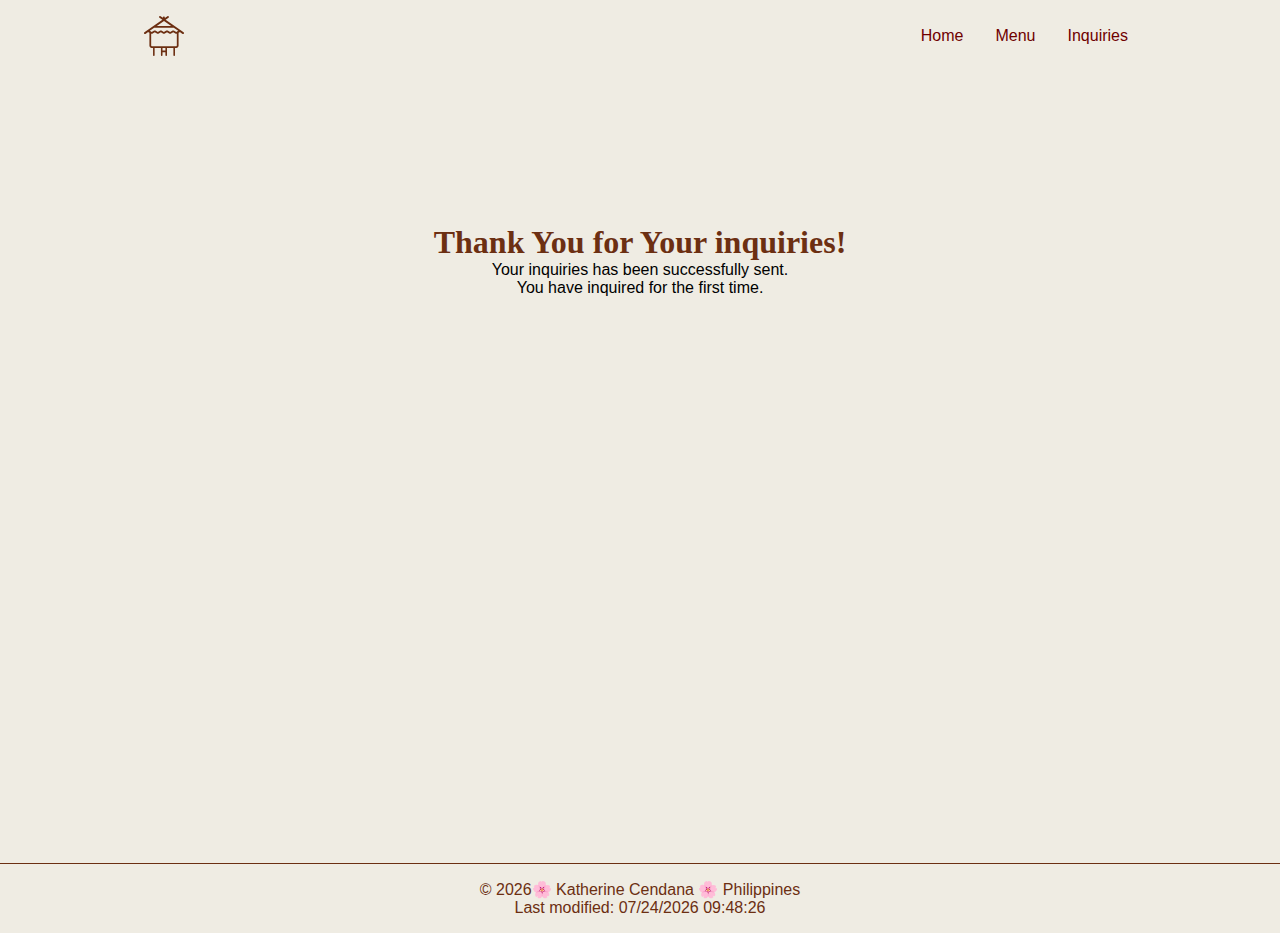
<file: project/thank_you.html>
<!DOCTYPE html>
<html lang="en">
<head>
    <meta charset="UTF-8">
    <meta name="viewport" content="width=device-width, initial-scale=1.0">
    <meta name="author" content="Katherine Cendana" />
    <meta name="description" content="Explore the Product Review with Katherine Cendana, covering essential skills in HTML, CSS, JavaScript, and responsive design for creating dynamic, user-friendly websites. Learn about key web development concepts, best practices, and tools for building visually engaging and functional web pages">
    <title>Inquiries</title>
    <link href="https://fonts.googleapis.com/css2?family=Poppins:ital,wght@0,100;0,200;0,300;0,400;0,500;0,600;0,700;0,800;0,900;1,100;1,200;1,300;1,400;1,500;1,600;1,700;1,800;1,900&display=swap" rel="stylesheet">
    <link rel="stylesheet" href="styles/base.css">
    <link rel="stylesheet" href="styles/large.css">    
    <script  defer src="scripts/index.js"></script>
<body>
    <header>
        <nav>
            <img src="images/bahay_kuboLogo.svg" alt="" class="logo">
            <a href="#"  class="nav-button" id="nav-button">
                <span class="ham"></span>
                <span class="ham"></span>
                <span class="ham"></span>   
            </a>
            <ul class="navi">
                <li class="navMenu"><a href="index.html">Home</a></li>
                <li class="navMenu"><a href="menu.html">Menu</a></li>
                <li class="navMenu"><a href="inquiry.html">Inquiries</a></li>
            </ul>
        </nav>
    </header>
    <main>
        <div class="thanks-con">
            <h1>Thank You for Your inquiries!</h1>
           <p>Your inquiries has been successfully sent.</p>
           <p class="count"></p>   
           </div>
    </main>
    <footer>
        <p>&copy; <span id="year"></span>🌸 Katherine Cendana 🌸 Philippines</p>
        <p class="lastModif">Last modified: <span id="lastModif"></span></p>
    </footer>
</body>
</html>
</file>
<file: styles/base.css>
* {
    box-sizing: border-box;
    padding: 0;
    margin: 0;
    list-style: none;
    font-family: "Poppins", sans-serif;
}

:root{
    --color1: #fef4ea;
    --fontcolor: #532822;
    --color2: #ff854a;
    --color3: #43a574;
    --color4: #ffD05C;
}
header {
    background-color: var(--fontcolor);
    text-align: center;
}

header h1 {
    color: #fef4ea;
    font-family: "Poppins", sans-serif;
    font-weight: 500;
    font-style: normal;
}

.name {
    color: #ffD05C;
}
nav{
    margin: 0;
    background-color: #ff854a;
    text-align: left;
}
.navi{
    list-style: none;
    padding: 0;
    margin: 0;
    display: flex;
    justify-content: space-between;
    padding: 0 18%;
    font-size: .9rem;
}
.navi a {
	display: block;
	padding: 0.75rem;
	text-align: left;
	text-decoration: none;
	color: black;
	font-weight: 500;
	transition: 0.5s;
}
.navi a:hover {
	color: var(--color1);
	background-color: var(--fontcolor);
}
.navi .active{
    color: white;
}

body {
    background-color: var(--color1);
}

main {
    display: grid;
    grid-template-columns: 3fr 1fr;
    max-width: 75em;
    column-gap: 1em;
    color: #532822;
    margin: 1em auto;
}
.card h2 {
    text-align: center;
    background-color: var(--fontcolor);
    color: var(--color1);
    padding: 0.25em;
    border-top-right-radius: 1em;
    border-top-left-radius: 1em;
    font-weight: 500;
    font-size: 1.25em;
}

.card {
    border-radius: 1.5em;
    border: 0.05em solid var(--fontcolor);
}

.aboutMeInfo {
    padding: 1em;
    display: flex;
    gap: 1.25em;
}

.aboutMeInfo img {
    width: 15em;
}

.country h3 {
    text-align: center;
    padding: 0.25em 6em;
    border-bottom: 1.5px solid var(--fontcolor);
    width: 90%;
    margin: auto;
    margin-bottom: 1em;
}

.flag {
    display: flex;
    gap: 1.5em;
    padding: 1em;
}
.flag figure img {
    width: 15em;
}

.flag figure figcaption {
    font-size: 0.85em;
    font-style: italic;
}

.card ul {
    padding: 20% 1.5em;
    list-style: disc;
}

.card ul li {
    list-style: disc;
    padding: 0.25em;
}

footer {
    text-align: center;
    padding: 1em;
    background-color: var(--fontcolor);
    color: var(--color1);
}
.lastModif {
    color: var(--color4);
}
</file>
<file: project/styles/base.css>
*{
    padding: 0;
    margin: 0;
    box-sizing: border-box;
    list-style: none;
    font-family: "Montserrat", sans-serif;
}

:root{
    --color1: #6f0000;
    --headfontcolor: #6C2F12    ;
    --color4: #EFECE3;
    --color2: #F0A027;
}

h1, h2, h3, h4 {
    font-family: "Merriweather", serif;
    color: var(--headfontcolor);
}

img {
    width: 100%;
}

body {
    background-color: var(--color4);
    min-width: 425px;
}
header {
    height: 4em;

}
nav {
    display: flex;
    justify-content: space-between;
    position: relative;
    align-items: center;
    width: 100%;
    padding: 1em;
}
.logo {
    width: 40px;
}


.logo.hidden {
    visibility: hidden;
}

.nav-button {
    display: flex;
    flex-direction: column;
    width: 30px;
    height: 30px;
    justify-content: space-around;
    position: absolute;
    top: 1.25em;
    right: 1.25em;
    cursor: pointer;
}

.ham {
    width: 100%;
    height: 4px;
    background-color: var(--headfontcolor);
    border-radius: 2px;
}
.navi {
    display: none;
}
.navi.show {
    display: flex;
    flex-direction: column;
    position: absolute;
    top: 3.5em;
    right: 0;
    background-color: var(--color4);
    width: 100%;
    text-align: center;
}

.nav-button.close .ham:nth-child(2) {
    opacity: 0;
  }
  
.nav-button.close .ham:nth-child(1) {
    transform: translateY(10px) rotate(45deg);
}
  
.nav-button.close .ham:nth-child(3) {
    transform: translateY(-10px) rotate(-45deg);
}

.navi li a {
    text-decoration: none;
    color: var(--color1);
    padding: 0.5em;
    display: block;
}
.navi li a:hover{
    border-top: 1px solid var(--headfontcolor);
}

.active {
    border-bottom: 2px solid var(--headfontcolor);
}

/* section */

section.bk-section {
    padding: 1em;
    border-radius: 0.5em;
    display: flex;
    flex-direction: column;
    gap: 1em;
}

section.bk-section .section-title {
    font-size: 2em;
}
section.bk-section img {
    border-radius: 0.5em 0.5em 0 0;
}
.info {
    display: flex;
    flex-direction: column;
    gap: 0.5em;
}
a.button {
    padding: 0.5em;
    width: fit-content;
    background-color: var(--color1);
    border: none;
    color: white;
    border-radius: 0.5em;
    font-weight: 500;
    text-decoration: none;
}

/* menu.html */
.head {
    text-align: center;
}

.menu_lists li {
    display: block;
    padding: 0.75em 1em;
    border-bottom: 1px solid var(--headfontcolor);
    cursor: pointer;
}

.menu_lists li.active_list, .menu_lists li:hover {
    background-color: var(--color2);
}

.menu-container {
    padding: 0 1.5em;
    border-radius: 0.5em;
    display: grid;
    grid-template-columns: 1fr;
    gap: 1em;
}


.cards-container {
    margin: 1em auto;
    display: grid;
    grid-template-columns: 1fr;
    place-items: center;
    gap: 2em;
    padding: 2em;
}

section.cards {
    width: 18em;
    display: flex;
    flex-direction: column;
    justify-content: space-between;
    align-items: center;
    text-align: center;
    padding: 0.75em;
    border: 0.25px solid #ccc;
    height: 21.8em;
    color: var(--fontcolor);
    border-radius: 0.5em;
}
section.cards:hover{
    box-shadow: 0 4px 8px 0 rgba(0, 0, 0, 0.2), 0 6px 20px 0 rgba(0, 0, 0, 0.19);
}

.cards img {
    border-radius: .5em 0.5em 0 0;
    height: 14em;
    box-shadow: 0 4px 8px 0 rgba(0, 0, 0, 0.2), 0 6px 20px 0 rgba(0, 0, 0, 0.19);
}

/* Inquiries */
.form-head {
    text-align: center;
}

.form_main {
    padding: 1em;
}

form {
    display: flex;
    flex-direction: column;
    gap: 10px;

    padding: 20px;
    max-width: 600px;
    margin: 1em auto;
    border-radius: 5px;
    border: 1px solid var(--headfontcolor);
}

.container {
    display: flex;
    flex-direction: column;
}

input, textarea {
    padding: 10px;
    margin-bottom: 10px;
    border: 1px solid #ccc;
    border-radius: 5px;
}

input[type="submit"] {
    background: var(--color1);
    color: white;
    border: none;
    cursor: pointer;
    padding: 10px 15px;
    font-weight: 500;
}

/* thank you */
.thanks-con {
    height: 87vh;
    padding-top: 10em;
    text-align: center;
}


footer {
    text-align: center;
    padding: 1em;
    margin-top: 1em;
    border-top: 0.5px solid;
    color: var(--headfontcolor);
}
</file>
<file: project/styles/large.css>
@media only screen and (min-width:769px){
    .nav-button {
        display: none;
    }

    .navi {
        display: flex;
        flex-direction: row;
        justify-content: space-between;
        gap: 1em;
    }

    header {
        padding: 0 10%;
    }

    section.hero picture img {
        height: 93vh;
    }

    section.bk-section {
        flex-direction: row;
        background-color: white;
        margin: 1em auto;
        width: 60em;
        box-shadow: 0 4px 8px 0 rgba(0, 0, 0, 0.2), 0 6px 20px 0 rgba(0, 0, 0, 0.19);
    }

    section.bk-section .section-title {
        font-size: 3em;
    }

    section.bk-section img {
        width: 65%;
        border-radius: 0 0.5em 0.5em 0;
    }

    .info {
        justify-content: center;
        align-items: center;
        padding-left: 1em;
        gap: 1.5em;
        line-height: 1.5em;
    }

    section.bk-section:nth-child(2){
        flex-direction: row-reverse;
        margin-top: 1.5em;
    }

    /* menu page */

    .menu-container {
        grid-template-columns: 0.25fr 0.75fr;
        padding: 0 10%;
    }

    .cards-container {
        grid-template-columns: 1fr 1fr 1fr;
        padding: 1em;
        gap: 1em;
    }

}
</file>
<file: styles/form.css>
* {
    box-sizing: border-box;
    padding: 0;
    margin: 0;
    list-style: none;
    font-family: "Poppins", sans-serif;
}

:root{
    --color1: #fef4ea;
    --fontcolor: #532822;
    --color2: #ff854a;
    --color3: #43a574;
    --color4: #ffD05C;
}
body {
    min-width: 388px;
}
main {
    padding: 20px;
    max-width: 600px;
    margin: 0 auto;
    background: #f4f4f4;
    border-radius: 5px;
}

form {
    display: flex;
    flex-direction: column;
    gap: 10px;
}

.container {
    display: flex
;
    flex-direction: column;
}

label, legend {
    font-weight: bold;
}

input, select, textarea {
    padding: 10px;
    margin-bottom: 10px;
    border: 1px solid #ccc;
    border-radius: 5px;
}

input[type="submit"] {
    background: var(--color2);
    color: var(--fontcolor);
    border: none;
    cursor: pointer;
    padding: 10px 15px;
    font-weight: 500;
}

input[type="submit"]:hover {
    background: var(--color4);
    color: var(--fontcolor);
}
/* use reverse flexbox to take advantage of flex-direction: reverse */
.star-rating {
display: flex;
align-items: center;
width: 160px;
flex-direction: row-reverse;
justify-content: space-between;
margin: 0.25em auto;
position: relative;
}
/* hide the inputs */
.star-rating input {
display: none;
}
/* set properties of all labels */
.star-rating > label {
width: 30px;
height: 30px;
font-family: Arial;
font-size: 30px;
transition: 0.2s ease;
color: orange;
}
/* give label a hover state */
.star-rating label:hover {
color: orange;
transition: 0.2s ease;
}
.star-rating label:active::before {
transform:scale(1.1);
}

/* set shape of unselected label */
.star-rating label::before {
content: '\2606';
position: absolute;
top: 0px;
line-height: 26px;
}
/* set full star shape for checked label and those that come after it */
.star-rating input:checked ~ label:before {
content:'\2605';
}

@-moz-document url-prefix() {
.star-rating input:checked ~ label:before {
font-size: 36px;
line-height: 21px;
}
}  

header, footer {
    text-align: center;
    padding: 1em;
    background-color: var(--fontcolor);
    color: var(--color1);
}
.lastModif {
    color: var(--color4);
}
.review-con {
    height: 87vh;
    padding-top: 10em;
    text-align: center;
}

fieldset {
    display: flex;
    flex-direction: column;
    padding: 0.75em;
    gap: 0.5em;
}

fieldset.feature label {
    font-weight: 400;
}

.checkbox-container {
    display: flex;
    align-items: center;
    gap: 0.75em;
}

input[type="checkbox"] {
    width: 1.5em;
    height: 1.5em;
    accent-color: var(--fontcolor);
    margin-bottom: 0;
}
</file>
<file: styles/place.css>
* {
    box-sizing: border-box;
    padding: 0;
    margin: 0;
    list-style: none;
    font-family: "Poppins", sans-serif;
}

:root{
    --color1: #f3eed9;
    --color2: #9b001d;
    --color: #af6b78;
    --white:#ffffff98;
}
img{
    max-width: 100%;
}
body{
    background-color: var(--color1);
    color: black;
    text-align: center;
}
header{
    padding: 1em;
    background-color: var(--color2);
    display: flex;
    justify-content: center;
    align-items: center;
    color: #ffffff;
    border-bottom: 1em solid var(--color);
}
.heading_con img {
    width: 5em;
}
.data_heading {
    font-size: 1.25em;
}
span {
    font-size: 0.9em;
}
span.label {
    font-weight: 500;
}
.weather_con {
    margin-top: 0.5em;
}

.data_container {
    padding: 1em;
}
footer {
    text-align: center;
    padding: 1em;
    color: white;
    background-color: var(--color2);
}
/* for Large-view */
@media only screen and (min-width:769px){
    .hero img{
        width: 100vw;
        height: 80vh;
        object-fit: cover;
    }
    .heading_con img{
        display: none;
    }
    .hero {
        position: relative;
    }
    .data_container{
        position: absolute;
        background-color: var(--white);
    }
    .data_heading {
        font-size: 1.25em;
        background-color: var(--color);
        padding: .25em 1em;
        margin-left: -1.5em;
        text-align: left;
    }
    .data_details{
        top: 2em;
        left: 2em;
    }

    .weather_con{
        bottom: 2em;
        right: 2em;
    }
    h3.data_heading.weather_heading {
        display: flex;
        justify-content: space-evenly;
        align-items: center;
    }
    h3.weather_heading::after{
        content: url('../images/sunny_cloudy.svg'); 
        margin-left: 10px;
        width: 2em;
        background-repeat: no-repeat;
    }
}
</file>
<file: styles/temples.css>
* {
    box-sizing: border-box;
    padding: 0;
    margin: 0;
    list-style: none;
    font-family: "Poppins", sans-serif;
}

:root{
    --color1: #fef4ea;
    --fontcolor: #532822;
    --color2: #ff854a;
    --color3: #43a574;
    --color4: #ffD05C;
}

body {
    background-color: var(--color1);
    min-width: 426px;
    font-family: 'Poppins', sans-serif;
}

header {
    background-color: var(--fontcolor);
    display: flex;
    justify-content: space-between;
    position: relative;
    align-items: center;
}

header h1 {
    color: var(--color1);
    font-size: 1.25em;
    padding: 0.5em;
}
.logo.hidden {
    visibility: hidden;
}

.nav-button {
    display: flex;
    flex-direction: column;
    width: 30px;
    height: 30px;
    justify-content: space-around;
    position: absolute;
    top: 0.5em;
    right: 0.5em;
    cursor: pointer;
}

.ham {
    width: 100%;
    height: 4px;
    background-color: var(--color1);
    border-radius: 2px;
}
.navi {
    display: none;
}
.navi.show {
    display: flex;
    flex-direction: column;
    position: absolute;
    top: 2.5em;
    right: 0;
    background-color: var(--fontcolor);
    width: 100%;
    text-align: center;
}

.nav-button.close .ham:nth-child(2) {
    opacity: 0;
  }
  
.nav-button.close .ham:nth-child(1) {
    transform: translateY(10px) rotate(45deg);
}
  
.nav-button.close .ham:nth-child(3) {
    transform: translateY(-10px) rotate(-45deg);
}

.navi li a {
    text-decoration: none;
    color: var(--color1);
    padding: 0.5em;
    display: block;
}
.navi li a:hover{
    background-color: #43a574;
}

h2.title {
    text-align: center;
    margin-top: 1em;
    color: var(--fontcolor);
}

.cards-container {
    margin: 1em auto;
    display: grid;
    grid-template-columns: repeat(auto-fit, minmax(320px, 1fr));
    place-items: center;
    gap: 2em;
    padding: 2em;
}

img {
    width: 100%;
}

figcaption {
    text-align: center;
    color: var(--fontcolor);
}

footer {
    text-align: center;
    padding: 1em;
    background-color: var(--fontcolor);
    color: var(--color1);
}
</file>
<file: styles/temples-large.css>
@media only screen and (min-width:769px){
    .nav-button {
        display: none;
    }

    .navi {
        display: flex;
        flex-direction: row;
        justify-content: space-between;
    }

    header {
        padding: 0 2em;
    }

}
</file>
<file: project/styles/siteplan.css>
*{
    padding: 0;
    margin: 0;
    box-sizing: border-box;
    
}

:root{
    --color1: #6f0000;
    --headfontcolor: #6C2F12    ;
    --color4: #EFECE3;
}

img {
    width: 100%;
    height: auto;
}

body {
    background-color: var(--color4);
}

.headcon .logo {
    width: 5em;
}

.headcon {
    display: flex;
    align-items: center;
    justify-content: center;
    flex-direction: column;
    text-align: center;
    padding-bottom: 0.5em;
}

header {
    padding: 1.5em;
}

h1 span {
    font-style: italic;
    font-size: 0.5em;
}

h1 {
    display: flex;
    flex-direction: column;
}

nav {
    margin-top: 1em;
    display: flex;
    flex-direction: column;
    margin: 0 auto;
    border-bottom: 0.5px solid #534f4f;
}

nav ul {
    display: flex;
    flex-direction: column;
    justify-content: center;
    align-items: center; 
    gap: 1em;
}

nav ul li {
    display: block;
    padding: 0.25em;
    font-size: 1.2em;
}
nav li:hover {
    cursor: pointer;
    border-top: 1px solid var(--color1);
}

nav ul li a {
    text-decoration: none;
    color: black;
}
h1,h2,h3,h4 {
    color: var(--headfontcolor);
    font-family: "Merriweather", serif;
}

p, span, a {
    font-family: "Montserrat", sans-serif;
}

main {
    margin: 0 auto;
    padding-bottom: 1em;
    border-bottom: 0.5px solid #534f4f;
}

section {
    padding: 1em;
}

.description h3 {
    margin-top: 1em;
}

p {
    margin-top: 0.5em;
}

.section-title {
    font-size: 1.5em;
    margin-bottom: 0.5em;
}

img.logoimg {
    width: 5em;
    margin-top: 0.75em;
}

.description h1 {
    margin-bottom: 0.5em;
}

ol {
    margin-left: 2em;
}

ol li {
    margin-bottom: 1em;
}

.rustyred {
    background-color: var(--color1);
    padding: 0.5em;
    width: fit-content;
    font-weight: 600;
    color: white;
}

.rich-brown {
    color: white;
    padding: 0.5em;
    width: fit-content; 
    background-color: var(--headfontcolor);
}

.typography-head {
    margin-top: 1em;
}

figcaption {
    font-style: italic;
}

.m-wireframe {
    margin-top: 1.5em;
}

.wireframe-con {
    display: flex;
    flex-direction: column;
    gap: 2em;
}

footer{
    text-align: center;
    color: #2e2c2c;
    padding: 1em;
}

@media only screen and (min-width:769px){

    nav ul {
        flex-direction: row;
    }
    
    nav{
        flex-direction: row;
        justify-content: space-between;
        align-items: flex-end;
    }

    nav, main {
        width: 56em;
    }

    .wireframe-con {
        flex-direction: row;
        justify-content: center;
        align-items: flex-end;
    }
}
</file>
